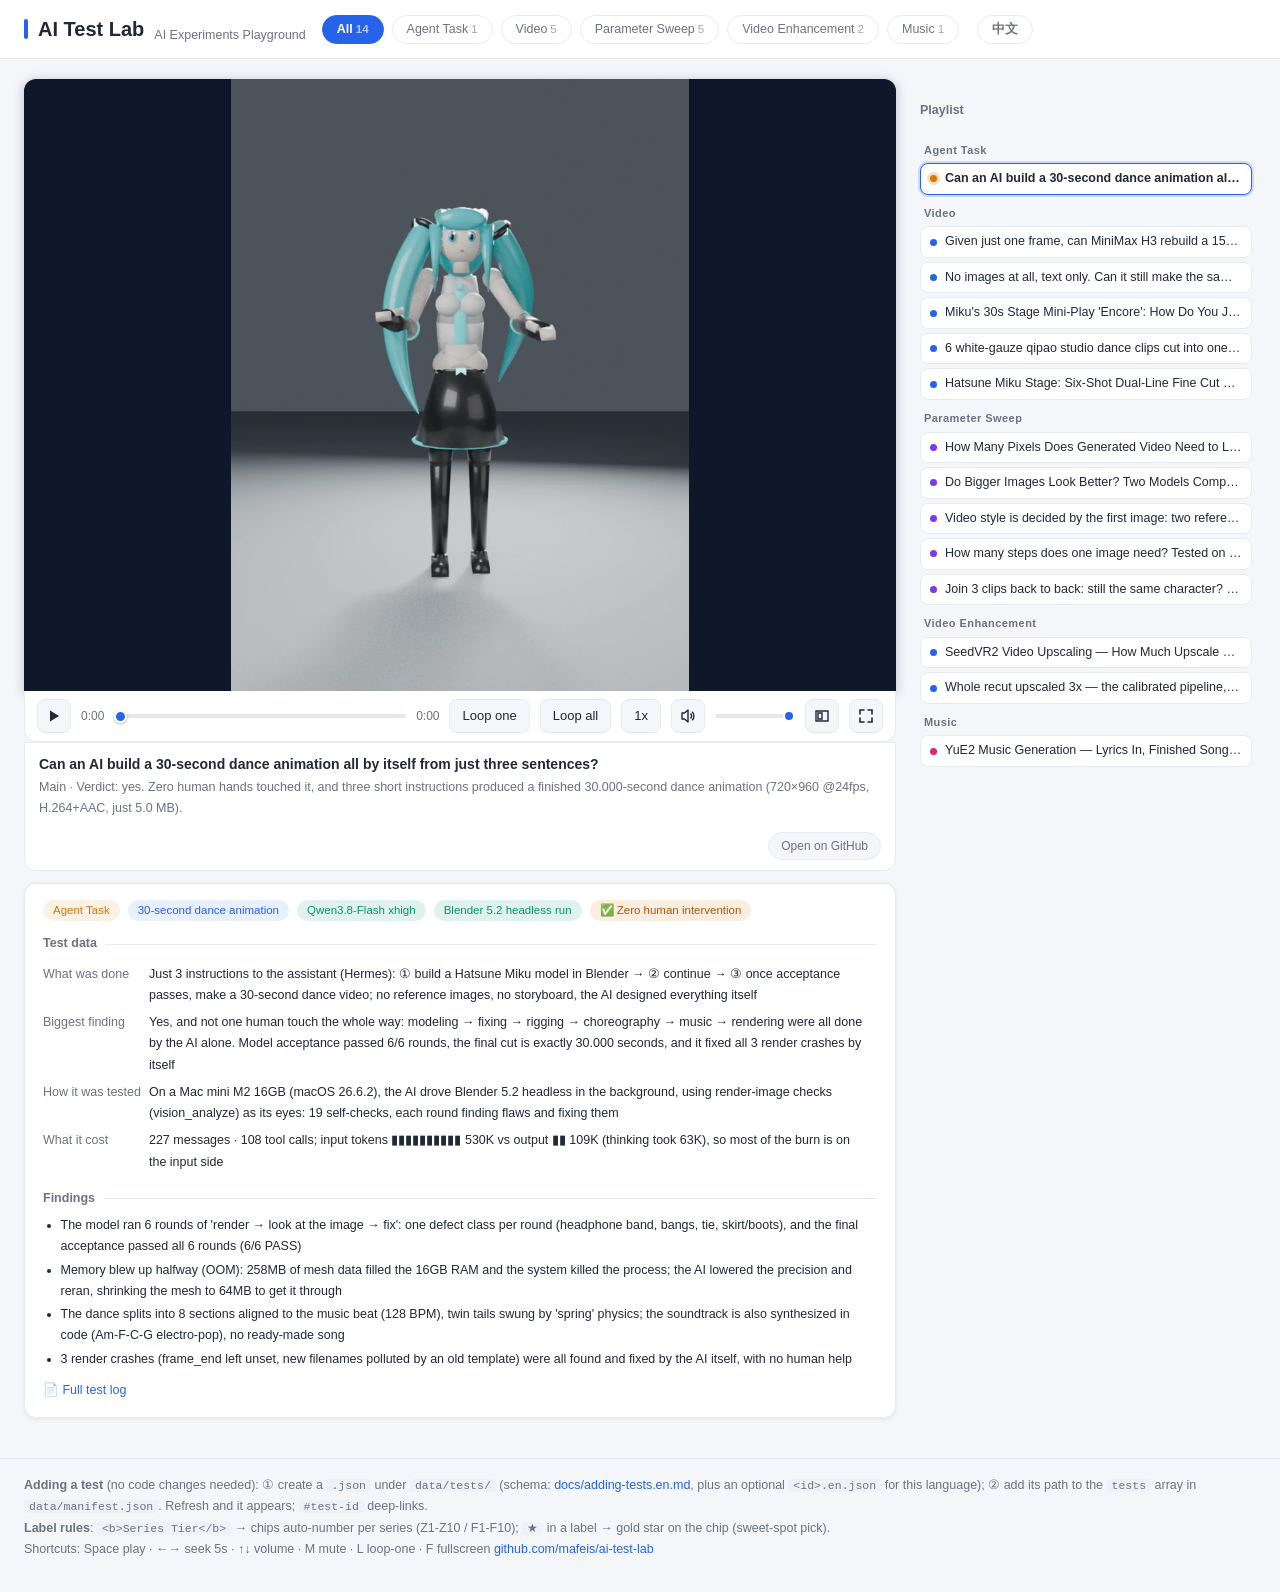
<file: index.html>
<!DOCTYPE html>
<html lang="zh-CN">
<head>
<meta charset="UTF-8">
<meta name="viewport" content="width=device-width, initial-scale=1.0">
<title>AI Test Lab · AI 效果测试场</title>
<link rel="stylesheet" href="assets/style.css?v=20261011b">
</head>
<body>
<header class="topbar">
  <div class="topbar-inner">
    <div class="brand">
      <h1>AI Test Lab</h1>
      <span class="brand-sub">AI 效果测试场</span>
    </div>
    <nav class="filters" id="filters" aria-label="分类筛选"></nav>
  </div>
</header>

<div class="layout">
  <!-- 左：共用大播放器（剧场） -->
  <section class="stage-wrap">
    <div class="stage" id="stage"></div>

    <!-- 自定义控制条 -->
    <div class="controls" id="controls" style="display:none">
      <button class="ctl-btn" id="c-play" title="播放/暂停（空格）" aria-label="播放或暂停">
        <svg class="ic-play" viewBox="0 0 16 16"><path d="M4 2.5v11l9-5.5z"/></svg>
        <svg class="ic-pause" viewBox="0 0 16 16" style="display:none"><path d="M3.5 2h3v12h-3zM9.5 2h3v12h-3z"/></svg>
      </button>
      <span class="c-time" id="c-cur">0:00</span>
      <div class="c-seek-wrap">
        <div class="c-buffer" id="c-buf" style="width:0%"></div>
        <input type="range" class="c-seek" id="c-seek" min="0" max="1000" value="0" step="1" aria-label="播放进度">
      </div>
      <span class="c-time dur" id="c-dur">0:00</span>
      <button class="ctl-btn wide" id="c-loop-one" title="单个循环（L）">单曲循环</button>
      <button class="ctl-btn wide" id="c-loop-all" title="列表循环">列表循环</button>
      <button class="ctl-btn rate" id="c-rate" title="播放速度">1x</button>
      <button class="ctl-btn" id="c-mute" title="静音（M）" aria-label="静音">
        <svg viewBox="0 0 16 16"><path d="M8 2 4.5 5H2v6h2.5L8 14zM10.5 5.5a3.5 3.5 0 0 1 0 5M12.2 3.8a6 6 0 0 1 0 8.4" fill="none" stroke="currentColor" stroke-width="1.4" stroke-linejoin="round"/></svg>
      </button>
      <input type="range" class="c-vol" id="c-vol" min="0" max="1000" value="1000" aria-label="音量">
      <button class="ctl-btn" id="c-pip" title="画中画" aria-label="画中画">
        <svg viewBox="0 0 16 16"><path d="M2 3h12v10H2zm2 2v6h4V5z" fill="none" stroke="currentColor" stroke-width="1.4"/></svg>
      </button>
      <button class="ctl-btn" id="c-full" title="全屏（F）" aria-label="全屏">
        <svg viewBox="0 0 16 16"><path d="M2 6V2h4M10 2h4v4M14 10v4h-4M6 14H2v-4" fill="none" stroke="currentColor" stroke-width="1.6" stroke-linecap="round"/></svg>
      </button>
    </div>

    <!-- 标题条 -->
    <div class="stage-bar" id="stagebar" style="display:none"></div>

    <!-- 详情 -->
    <div class="detail" id="detail" style="display:none"></div>
  </section>

  <!-- 右：播放列表（测试清单 + 多片段列表合一，独立滚动，不随页面滚） -->
  <aside class="sidebar">
    <div class="sidebar-head" id="sidebar-head">播放列表</div>
    <div class="testlist" id="testlist"></div>
    <div id="reelnav"></div>
  </aside>
</div>

<footer class="footer">
  <strong>新增测试</strong>（不用改任何代码）：
  ① 在 <code>data/tests/</code> 新建一个 <code>.json</code>（schema 见 <a href="https://github.com/mafeis/ai-test-lab/blob/main/docs/adding-tests.md" target="_blank" rel="noopener">docs/adding-tests.md</a>）；
  ② 在 <code>data/manifest.json</code> 的 <code>tests</code> 数组里加一行路径。
  刷新即见；URL 加 <code>#测试id</code> 可直达。
  <br>
  <strong>标注规则</strong>：label 写 <code>&lt;b&gt;系列名 档位&lt;/b&gt;</code> → 选集自动按系列编号（Z1-Z10 / F1-F10）；label 含 <code>★</code> → 选集方块亮金星（甜点档）。
  <br>
  快捷键：空格播放 · ←→ 快退快进 5s · ↑↓ 音量 · M 静音 · L 单曲循环 · F 全屏
  <a href="https://github.com/mafeis/ai-test-lab">github.com/mafeis/ai-test-lab</a>
</footer>

<script src="assets/app.js?v=20261011b"></script>
</body>
</html>
</file>
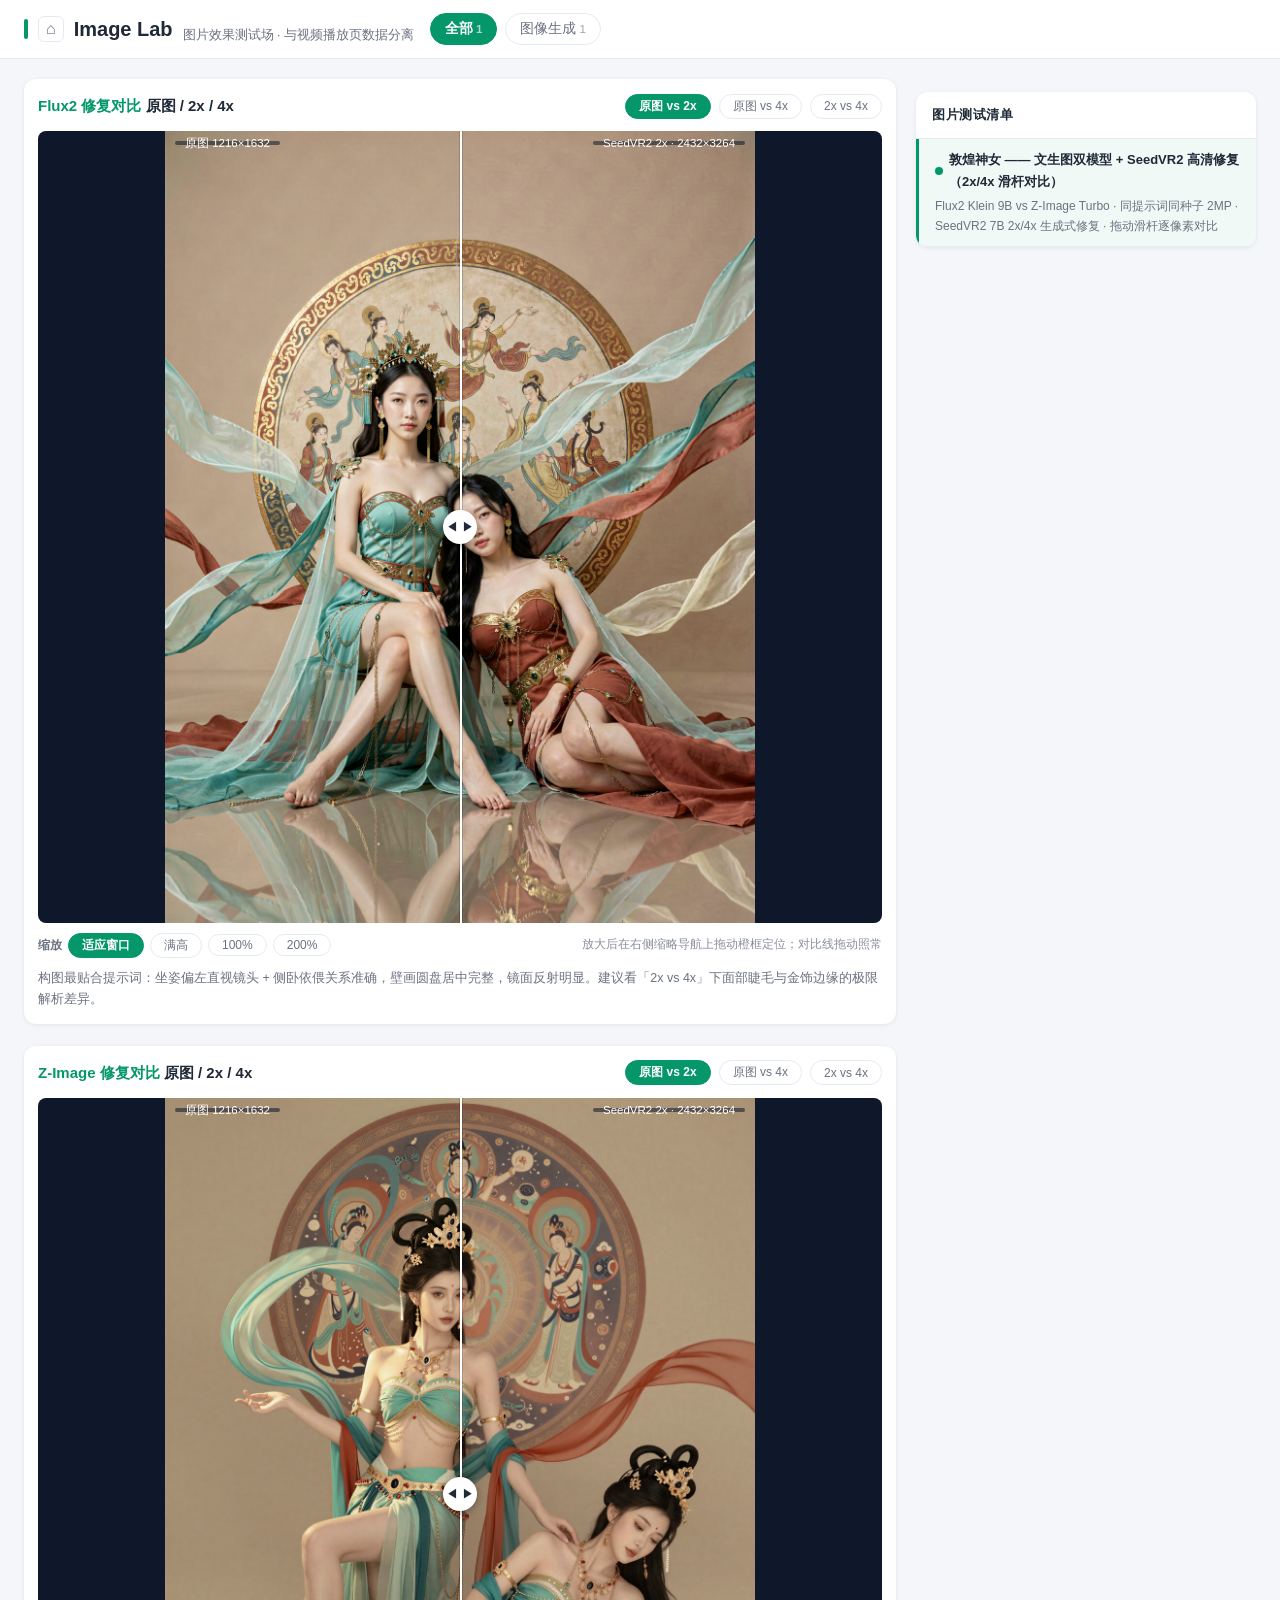
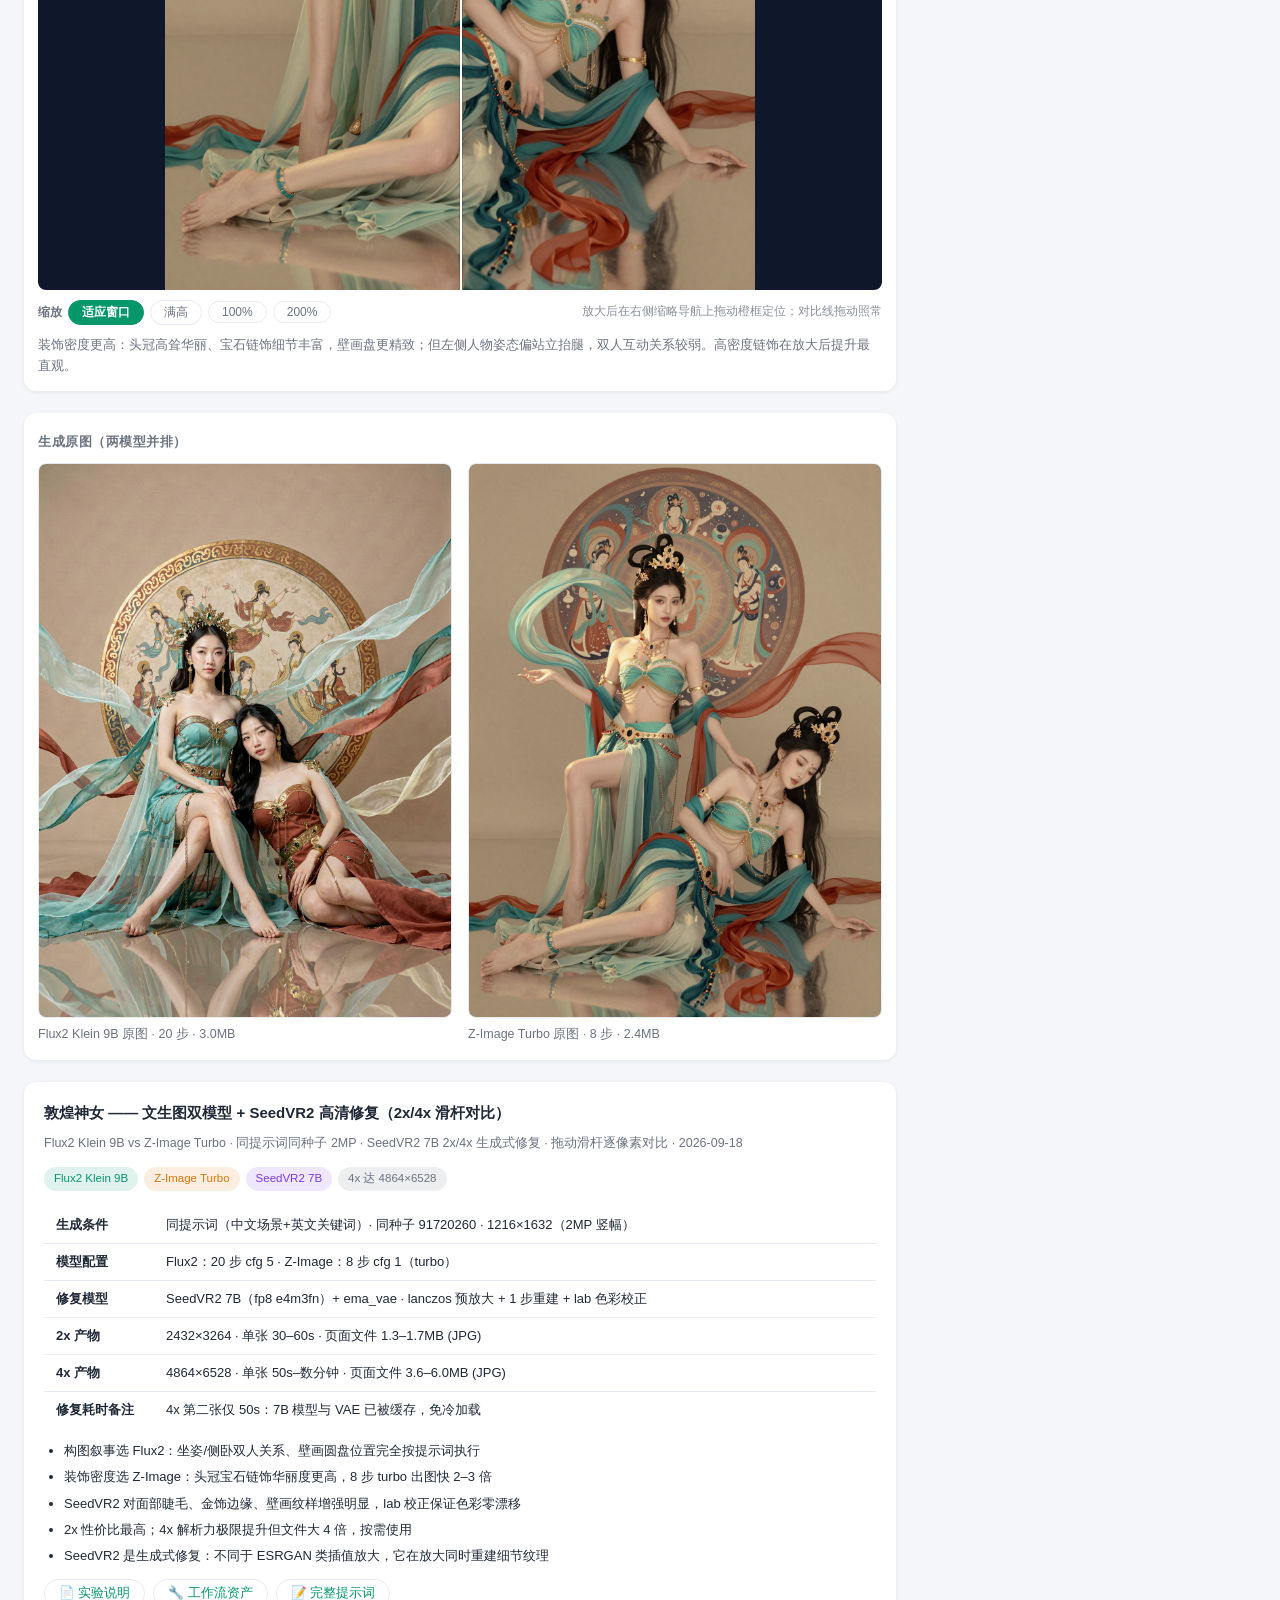
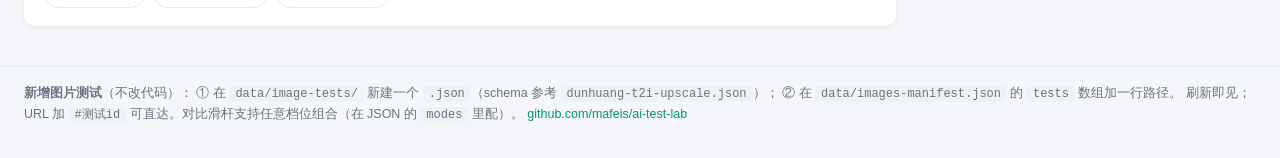
<file: gallery.html>
<!DOCTYPE html>
<html lang="zh-CN">
<head>
<meta charset="UTF-8">
<meta name="viewport" content="width=device-width, initial-scale=1.0">
<title>AI Image Lab · 图片效果测试场</title>
<link rel="stylesheet" href="assets/gallery.css?v=20260918k">
</head>
<body>
<header class="topbar">
  <div class="topbar-inner">
    <div class="brand">
      <h1><a href="index.html" class="back" title="返回视频播放页">⌂</a>Image Lab</h1>
      <span class="brand-sub">图片效果测试场 · 与视频播放页数据分离</span>
    </div>
    <nav class="filters" id="filters" aria-label="分类筛选"></nav>
  </div>
</header>

<div class="layout">
  <!-- 左：图片查看区 -->
  <section class="stage-wrap">
    <div id="viewer"></div>
    <div class="detail" id="detail" style="display:none"></div>
  </section>

  <!-- 右：图片测试清单 -->
  <aside class="sidebar">
    <div class="sidebar-head">图片测试清单</div>
    <div class="testlist" id="testlist"></div>
  </aside>
</div>

<footer class="footer">
  <strong>新增图片测试</strong>（不改代码）：
  ① 在 <code>data/image-tests/</code> 新建一个 <code>.json</code>（schema 参考 <code>dunhuang-t2i-upscale.json</code>）；
  ② 在 <code>data/images-manifest.json</code> 的 <code>tests</code> 数组加一行路径。
  刷新即见；URL 加 <code>#测试id</code> 可直达。对比滑杆支持任意档位组合（在 JSON 的 <code>modes</code> 里配）。
  <a href="https://github.com/mafeis/ai-test-lab">github.com/mafeis/ai-test-lab</a>
</footer>

<script src="assets/gallery.js?v=20260918k"></script>
</body>
</html>
</file>
<file: assets/style.css>
/* ============================================================
   AI Test Lab · 全部样式（剧场模式 v3）
   布局：左 = 大播放器（固定尺寸）· 右 = 播放列表（独立滚动）
   顶部分类 chips 全局筛选；视频 object-fit: contain 绝不拉伸
   ============================================================ */

:root {
  --bg: #f4f6fa;
  --card: #ffffff;
  --line: #e6eaf1;
  --txt: #1f2937;
  --dim: #6b7280;
  --accent: #2563eb;
  --stage: #0f172a;

  --c-video: #2563eb;
  --c-sweep: #7c3aed;
  --c-image: #059669;
  --c-agent: #d97706;
  --c-music: #db2777;

  --radius: 12px;
  --shadow: 0 1px 4px rgba(0,0,0,.08);
  --ctl-h: 34px;
  --topbar-h: 92px;   /* 顶栏估算高度，用于右侧列表视口高度计算 */
}

* { box-sizing: border-box; margin: 0; padding: 0; }

body {
  background: var(--bg);
  color: var(--txt);
  font-family: -apple-system, "Segoe UI", "Microsoft YaHei", "PingFang SC", sans-serif;
  font-size: 14px;
  line-height: 1.7;
}

/* ============ 布局：左播放器 + 右列表 ============ */

.layout {
  display: grid;
  grid-template-columns: 1fr 340px;
  gap: 20px;
  max-width: 1440px;
  margin: 0 auto;
  padding: 20px 24px 40px;
  align-items: start;
}

/* ============ 顶栏（全局分类筛选） ============ */

.topbar {
  position: sticky; top: 0; z-index: 30;
  background: rgba(255,255,255,.94);
  backdrop-filter: blur(8px);
  border-bottom: 1px solid var(--line);
}
.topbar-inner {
  max-width: 1440px; margin: 0 auto;
  display: flex; align-items: center; gap: 16px;
  padding: 12px 24px; flex-wrap: wrap;
}
.brand { display: flex; align-items: baseline; gap: 10px; flex: none; }
.brand h1 { font-size: 20px; font-weight: 700; display: flex; align-items: center; gap: 10px; }
.brand h1::before {
  content: ""; width: 4px; height: 20px;
  background: var(--accent); border-radius: 2px;
}
.brand-sub { font-size: 12.5px; color: var(--dim); }

.filters { display: flex; flex-wrap: wrap; gap: 8px; }
.chip {
  font-size: 12.5px; padding: 3px 14px;
  border-radius: 99px; border: 1px solid var(--line);
  background: var(--card); color: var(--dim);
  cursor: pointer; user-select: none; font: inherit; font-size: 12.5px;
  transition: all .15s ease;
}
.chip:hover { border-color: var(--accent); color: var(--accent); }
.chip.active { background: var(--accent); border-color: var(--accent); color: #fff; font-weight: 600; }
.chip .n { opacity: .65; font-size: 11.5px; margin-left: 3px; }
.lang-btn { margin-left: 10px; font-weight: 600; }

/* ============ 左侧：剧场 ============ */

.stage-wrap { min-width: 0; }

.stage {
  background: var(--stage);
  border-radius: var(--radius) var(--radius) 0 0;
  box-shadow: 0 2px 12px rgba(15,23,42,.25);
  overflow: hidden;
  display: flex; align-items: center; justify-content: center;
  /* 固定舞台：宽高锁定，不随视频内容变化 */
  height: min(68vh, 620px);
}
.stage video, .stage img {
  /* 保真核心：视频按原始宽高比完整显示，绝不拉伸不裁切 */
  max-width: 100%;
  max-height: 100%;
  width: auto; height: auto;
  object-fit: contain;
  display: block;
}
.stage .stage-hint { color: #64748b; font-size: 13px; padding: 40px; text-align: center; }
/* ---------- 音频舞台（YuE2 等音乐条目） ---------- */
.stage .stage-audio {
  display: flex; flex-direction: column; align-items: center;
  gap: 12px; width: min(640px, 92%); height: 100%;
  padding: 18px 22px 12px; text-align: center; overflow: hidden;
}
.stage .stage-audio-icon {
  font-size: 44px; line-height: 1; color: var(--c-music);
  text-shadow: 0 0 30px rgba(219, 39, 119, .45);
}
.stage .stage-audio-label { color: #cbd5e1; font-size: 14px; line-height: 1.6; }
.stage .stage-audio audio { width: 100%; flex: none; }
.stage .stage-audio-lyric {
  flex: 1 1 auto; min-height: 0; width: 100%;
  display: flex; flex-direction: column; text-align: left;
  border-top: 1px solid rgba(148, 163, 184, .18); padding-top: 10px;
}
.stage .stage-audio-lyric .lyric-head {
  color: #64748b; font-size: 12px; letter-spacing: .12em; margin-bottom: 6px; flex: none;
}
.stage .stage-audio-lyric .lyric-body {
  margin: 0; flex: 1 1 auto; min-height: 0; overflow-y: auto;
  color: #cbd5e1; font: 13px/1.9 ui-monospace, "SF Mono", Consolas, "Microsoft YaHei", monospace;
  white-space: pre-wrap; word-break: break-word; padding-right: 10px;
  scrollbar-width: thin; scrollbar-color: #334155 transparent;
}
.stage:fullscreen { height: 100vh; }
.stage:fullscreen video { max-height: 100vh; }

/* ---------- 自定义控制条 ---------- */

.controls {
  display: flex; align-items: center; gap: 10px;
  background: var(--card);
  border: 1px solid var(--line); border-top: none;
  border-radius: 0 0 var(--radius) var(--radius);
  padding: 8px 12px;
  flex-wrap: wrap;
}
.ctl-btn {
  width: var(--ctl-h); height: var(--ctl-h);
  display: inline-flex; align-items: center; justify-content: center;
  border: 1px solid var(--line); border-radius: 8px;
  background: var(--bg); color: var(--txt);
  cursor: pointer; flex: none;
  font: inherit; font-size: 13px;
  transition: border-color .15s ease, color .15s ease;
}
.ctl-btn:hover { border-color: var(--accent); color: var(--accent); }
.ctl-btn.active { border-color: var(--accent); color: var(--accent); background: rgba(37,99,235,.08); font-weight: 700; }
.ctl-btn svg { width: 16px; height: 16px; fill: currentColor; }
.ctl-btn.rate, .ctl-btn.wide { width: auto; padding: 0 12px; }

.c-time { font-size: 12px; color: var(--dim); font-variant-numeric: tabular-nums; flex: none; }

.c-seek-wrap { position: relative; flex: 1 1 160px; height: var(--ctl-h); display: flex; align-items: center; min-width: 120px; }
.c-buffer {
  position: absolute; left: 0; top: 50%; transform: translateY(-50%);
  height: 4px; border-radius: 2px;
  background: rgba(37,99,235,.25); pointer-events: none;
}
.c-seek {
  -webkit-appearance: none; appearance: none;
  width: 100%; height: 4px; border-radius: 2px;
  background: linear-gradient(to right, var(--accent) var(--fill, 0%), #e2e8f0 var(--fill, 0%));
  outline: none; cursor: pointer; position: relative; z-index: 1;
}
.c-seek::-webkit-slider-thumb {
  -webkit-appearance: none; appearance: none;
  width: 13px; height: 13px; border-radius: 50%;
  background: var(--accent); border: 2px solid #fff;
  box-shadow: 0 1px 3px rgba(0,0,0,.3);
}
.c-seek::-moz-range-thumb {
  width: 13px; height: 13px; border-radius: 50%;
  background: var(--accent); border: 2px solid #fff;
  box-shadow: 0 1px 3px rgba(0,0,0,.3);
}
.c-vol { -webkit-appearance: none; appearance: none; width: 80px; height: 4px; border-radius: 2px; background: #e2e8f0; outline: none; cursor: pointer; }
.c-vol::-webkit-slider-thumb {
  -webkit-appearance: none; appearance: none;
  width: 12px; height: 12px; border-radius: 50%;
  background: var(--accent); border: 2px solid #fff;
}
.c-vol::-moz-range-thumb { width: 12px; height: 12px; border-radius: 50%; background: var(--accent); border: 2px solid #fff; }

/* ---------- 倍速选择菜单（弹出面板，直接点选） ---------- */

#rate-menu {
  position: fixed;
  z-index: 100;
  background: var(--card);
  border: 1px solid var(--line);
  border-radius: 10px;
  box-shadow: 0 6px 24px rgba(15,23,42,.18);
  padding: 6px;
  display: none;
  grid-template-columns: repeat(5, 1fr);
  gap: 4px;
  min-width: 210px;
}
#rate-menu.open { display: grid; }
.rate-opt {
  font: inherit; font-size: 12.5px; font-variant-numeric: tabular-nums;
  padding: 6px 8px;
  border: 1px solid transparent;
  border-radius: 7px;
  background: none; color: var(--txt);
  cursor: pointer;
  transition: all .1s ease;
}
.rate-opt:hover { background: var(--bg); border-color: var(--line); }
.rate-opt.on {
  background: rgba(37,99,235,.1);
  border-color: var(--accent);
  color: var(--accent);
  font-weight: 700;
}

/* ---------- 标题条 / 详情 ---------- */

.stage-bar {
  display: flex; align-items: center; gap: 12px; flex-wrap: wrap;
  background: var(--card);
  border: 1px solid var(--line); border-top: none;
  border-radius: 0 0 var(--radius) var(--radius);
  padding: 10px 14px;
  margin-bottom: 12px;
}
.controls + .stage-bar { border-top: 1px solid var(--line); }
.st-title { font-size: 14px; font-weight: 700; }
.st-summary { font-size: 12.5px; color: var(--dim); }
.st-actions { margin-left: auto; }
.st-btn {
  font: inherit; font-size: 12px; padding: 3px 12px;
  border-radius: 99px; border: 1px solid var(--line);
  background: var(--bg); color: var(--dim); cursor: pointer;
}
.st-btn:hover { border-color: var(--accent); color: var(--accent); }

.detail {
  background: var(--card);
  border: 1px solid var(--line);
  border-radius: var(--radius);
  box-shadow: var(--shadow);
  padding: 16px 18px;
}
.d-head { display: flex; align-items: center; gap: 8px; flex-wrap: wrap; margin-bottom: 4px; }
.d-cat {
  font-size: 11.5px; padding: 1px 10px; border-radius: 99px;
  color: var(--cat-color, var(--accent));
  background: color-mix(in srgb, var(--cat-color, var(--accent)) 10%, transparent);
}
.badge { font-size: 11.5px; padding: 1px 10px; border-radius: 99px; background: rgba(37,99,235,.10); color: var(--accent); }
.badge.green { background: rgba(5,150,105,.12); color: #059669; }
.badge.amber { background: rgba(217,119,6,.12); color: #b45309; }
.badge.gray  { background: rgba(107,114,128,.12); color: #4b5563; }
.badge.purple{ background: rgba(124,58,237,.12); color: #7c3aed; }

.d-section { margin-top: 12px; font-size: 13px; }
.d-label {
  font-size: 12.5px; font-weight: 700; color: var(--dim);
  margin-bottom: 6px; display: flex; align-items: center; gap: 8px;
}
.d-label::after { content: ""; flex: 1; height: 1px; background: var(--line); }
.detail table { width: 100%; border-collapse: collapse; }
.detail td { vertical-align: top; padding: 3px 8px 3px 0; font-size: 12.5px; }
.detail td.k { color: var(--dim); white-space: nowrap; width: 5.5em; }
.detail ul { margin: 0 0 0 1.4em; font-size: 12.5px; }
.detail li { margin: 2px 0; }
.links { margin-top: 10px; display: flex; flex-wrap: wrap; gap: 12px; font-size: 12.5px; }
.links a { color: var(--accent); text-decoration: none; }

/* ============ 右侧：播放列表（测试 + 片段合一，独立滚动） ============ */

.sidebar {
  min-width: 0;
  position: sticky; top: calc(var(--topbar-h) + 8px);
  display: flex; flex-direction: column;
  max-height: calc(100vh - var(--topbar-h) - 28px);
  overflow-y: auto;                 /* 整栏唯一滚动容器，消除双滚动条 */
  scrollbar-width: thin;
}
.sidebar-head {
  font-size: 12.5px; font-weight: 700; color: var(--dim);
  margin-bottom: 10px; padding-left: 4px; flex: none;
  position: sticky; top: 0;         /* 滚动时标题钉在栏顶 */
  background: var(--bg);
  z-index: 1;
}
.testlist {
  display: flex; flex-direction: column; gap: 4px;
  padding: 4px 4px 6px;
  flex: none;                       /* 不再内部滚动，跟随整栏滚动 */
}
.list-group-label {
  font-size: 11px; font-weight: 700; color: var(--dim);
  padding: 5px 4px 0;
  letter-spacing: .04em;
}
.testitem {
  display: flex; gap: 8px; align-items: center;
  background: var(--card);
  border: 1px solid var(--line);
  border-radius: 8px;
  padding: 6px 9px;
  cursor: pointer;
  transition: border-color .15s ease, box-shadow .15s ease;
  text-align: left; width: 100%;
  font: inherit; color: inherit;
}
.testitem:hover { border-color: var(--accent); }
.testitem.active { border-color: var(--accent); box-shadow: 0 0 0 2px rgba(37,99,235,.18); }
.ti-dot {
  width: 7px; height: 7px; flex: none;
  border-radius: 50%;
  background: var(--cat-color, var(--accent));
}
.testitem.active .ti-dot { box-shadow: 0 0 0 3px color-mix(in srgb, var(--cat-color, var(--accent)) 25%, transparent); }
.testitem .ti-text { min-width: 0; }
.testitem .ti-title {
  font-size: 12.5px; font-weight: 500; line-height: 1.4;
  white-space: nowrap; overflow: hidden; text-overflow: ellipsis;
}
.testitem.active .ti-title { font-weight: 700; }

/* ---------- 测试内的片段播放列表 ---------- */

#reelnav { flex: none; margin-top: 12px; }
.playlist {
  background: var(--card);
  border: 1px solid var(--line);
  border-radius: var(--radius);
  box-shadow: var(--shadow);
  overflow: hidden;
}
.pl-head {
  padding: 8px 12px;
  font-size: 12px; font-weight: 700;
  border-bottom: 1px solid var(--line);
  background: #f8fafc;
  display: flex; align-items: center; gap: 8px; flex-wrap: wrap;
}
.pl-hint { font-weight: 400; font-size: 11px; color: var(--dim); }
/* ---------- 片段选集（紧凑方块，像视频网站的"选集"） ---------- */

.pl-grid {
  display: grid;
  grid-template-columns: repeat(auto-fill, minmax(34px, 1fr));
  gap: 6px;
  padding: 10px 12px;
}
.pl-break {
  grid-column: 1 / -1;        /* 系列切换：独占一行强制换行 */
  height: 1px;
  margin: 3px 0;
  background: var(--line);
}
.pl-chip {
  height: 34px;
  display: inline-flex; align-items: center; justify-content: center;
  border: 1px solid var(--line);
  border-radius: 8px;
  background: var(--bg);
  color: var(--dim);
  font: inherit; font-size: 12.5px; font-variant-numeric: tabular-nums;
  cursor: pointer;
  transition: all .12s ease;
}
.pl-chip:hover { border-color: var(--accent); color: var(--accent); }
.pl-chip.active {
  background: var(--accent);
  border-color: var(--accent);
  color: #fff;
  font-weight: 700;
  box-shadow: 0 2px 6px rgba(37,99,235,.35);
}
.pl-eq { width: 14px; height: 14px; }

/* ★ 甜点档位：金色角标，一眼定位 */
.pl-chip.starred {
  position: relative;
  border-color: #f59e0b;
}
.pl-chip.starred:hover { border-color: #d97706; color: #b45309; }
.pl-chip.starred.active { border-color: #f59e0b; box-shadow: 0 2px 6px rgba(245,158,11,.4); }
.pl-star {
  position: absolute; top: -5px; right: -4px;
  font-size: 10px; line-height: 1;
  color: #f59e0b;
  text-shadow: 0 1px 2px rgba(255,255,255,.8);
  pointer-events: none;
}

/* ============ 页脚 / 空状态 ============ */

.footer {
  max-width: 1440px; margin: 0 auto;
  padding: 16px 24px 32px;
  border-top: 1px solid var(--line);
  font-size: 12.5px; color: var(--dim);
}
.footer a { color: var(--accent); text-decoration: none; }
.footer code { background: #eef1f6; border-radius: 4px; padding: 0 5px; font-size: 11.5px; }

.empty {
  text-align: center; color: var(--dim);
  padding: 32px 0; border: 1px dashed var(--line); border-radius: var(--radius);
}

/* ============ 移动端 ============ */

@media (max-width: 960px) {
  .layout { grid-template-columns: 1fr; padding: 12px 12px 32px; gap: 14px; }

  /* 移动端：先播放器后列表，恢复自然文档流 */
  .sidebar { position: static; max-height: none; overflow-y: visible; }
  .stage-wrap { order: -1; }
  .sidebar-head { position: static; }

  .testlist {
    flex-direction: row;
    overflow-x: auto;
    max-height: none;
    padding-bottom: 8px;
    scrollbar-width: none;
  }
  .testlist::-webkit-scrollbar { display: none; }
  .testitem { flex: none; width: 210px; }
  .list-group-label { display: none; }
  .sidebar-head { display: none; }

  .stage { height: min(52vh, 440px); }

  /* 控制条压缩：音量滑杆隐藏（用系统音量键），进度条独占一行 */
  .c-vol, .c-time.dur { display: none; }
  .controls { gap: 6px; padding: 6px 8px; }
  .ctl-btn { width: 38px; height: 38px; }      /* 触控热区 ≥ 38px */
  .ctl-btn.rate, .ctl-btn.wide { padding: 0 9px; }
  .c-seek-wrap { flex: 1 1 100%; order: -1; margin-bottom: 2px; }

  /* 片段选集：移动端方块加大触控热区 */
  .pl-chip { height: 40px; }
}

@media (hover: none) {
  .chip, .st-btn { padding-top: 5px; padding-bottom: 5px; }
}

@media print {
  .topbar, .footer, .sidebar, .controls { display: none; }
  .layout { grid-template-columns: 1fr; }
}
</file>
<file: assets/gallery.css>
/* ============================================================
   AI Image Lab · 图片测试页独立样式
   与视频播放页（assets/style.css）完全分离，视觉语言保持一致
   ============================================================ */

:root {
  --bg: #f4f6fa;
  --card: #ffffff;
  --line: #e6eaf1;
  --txt: #1f2937;
  --dim: #6b7280;
  --accent: #059669;      /* 图像生成 · 与播放页 --c-image 一致 */
  --c-image: #059669;
  --c-sweep: #7c3aed;
  --c-video: #2563eb;
  --c-agent: #d97706;
  --stage: #0f172a;
  --radius: 12px;
  --shadow: 0 1px 4px rgba(0,0,0,.08);
}

* { box-sizing: border-box; margin: 0; padding: 0; }

body {
  background: var(--bg);
  color: var(--txt);
  font-family: -apple-system, "Segoe UI", "Microsoft YaHei", "PingFang SC", sans-serif;
  font-size: 14px;
  line-height: 1.7;
}

/* ============ 顶栏 ============ */
.topbar {
  position: sticky; top: 0; z-index: 30;
  background: rgba(255,255,255,.94);
  backdrop-filter: blur(8px);
  border-bottom: 1px solid var(--line);
}
.topbar-inner {
  max-width: 1440px; margin: 0 auto;
  display: flex; align-items: center; gap: 16px;
  padding: 12px 24px; flex-wrap: wrap;
}
.brand { display: flex; align-items: baseline; gap: 10px; flex: none; }
.brand h1 { font-size: 20px; font-weight: 700; display: flex; align-items: center; gap: 10px; }
.brand h1::before {
  content: ""; width: 4px; height: 20px;
  background: var(--accent); border-radius: 2px;
}
.brand .back {
  text-decoration: none; color: var(--dim); font-size: 16px;
  border: 1px solid var(--line); border-radius: 6px;
  padding: 0 7px; line-height: 1.5; transition: all .15s;
}
.brand .back:hover { border-color: var(--accent); color: var(--accent); }
.brand-sub { font-size: 12.5px; color: var(--dim); }

.filters { display: flex; flex-wrap: wrap; gap: 8px; }
.chip {
  font-size: 12.5px; padding: 3px 14px;
  border-radius: 99px; border: 1px solid var(--line);
  background: var(--card); color: var(--dim);
  cursor: pointer; user-select: none; font: inherit;
  transition: all .15s ease;
}
.chip:hover { border-color: var(--accent); color: var(--accent); }
.chip.active { background: var(--accent); border-color: var(--accent); color: #fff; font-weight: 600; }
.chip .n { opacity: .65; font-size: 11.5px; margin-left: 3px; }

/* ============ 布局：左查看区 + 右清单 ============ */
.layout {
  display: grid;
  grid-template-columns: 1fr 340px;
  gap: 20px;
  max-width: 1440px;
  margin: 0 auto;
  padding: 20px 24px 40px;
  align-items: start;
}
.stage-wrap { min-width: 0; }

/* ============ 对比卡片 ============ */
.cmp-card {
  background: var(--card); border-radius: var(--radius);
  box-shadow: var(--shadow); padding: 14px; margin-bottom: 22px;
}
.cmp-head {
  display: flex; align-items: center; justify-content: space-between;
  flex-wrap: wrap; gap: 8px; margin-bottom: 12px;
}
.cmp-title { font-size: 15px; font-weight: 700; }
.cmp-title b { color: var(--accent); }

.modes { display: flex; flex-wrap: wrap; gap: 8px; }
.mode-btn {
  font-size: 12px; font-family: inherit; cursor: pointer;
  border: 1px solid var(--line); background: #fff; color: var(--dim);
  border-radius: 99px; padding: 3px 13px; transition: all .15s;
}
.mode-btn:hover { border-color: var(--accent); color: var(--accent); }
.mode-btn.active { background: var(--accent); border-color: var(--accent); color: #fff; font-weight: 600; }

/* 对比滑杆：clip-path 裁切右侧图层，图片本身不动；支持超窗缩放（容器滚动） */
.cmp {
  position: relative; overflow: auto; border-radius: 8px;
  background: var(--stage);
  user-select: none; -webkit-user-select: none;
  touch-action: pan-x pan-y; cursor: ew-resize;
  display: flex; align-items: flex-start; justify-content: flex-start;
  max-height: min(88vh, 980px);
}
.cmp img {
  display: block; max-width: none; max-height: none;
  width: auto; height: auto;
  pointer-events: none; -webkit-user-drag: none;
}
/* fit 模式：图片受容器约束 */
.cmp.fit img { max-width: 100%; max-height: min(88vh, 980px); width: auto; height: auto; }
.cmp.fit { align-items: center; justify-content: center; }
.cmp.full-h img { max-height: min(88vh, 980px); width: auto; height: auto; }
.cmp .after { position: absolute; inset: 0; display: flex; align-items: center; justify-content: center; }
.cmp .after img { position: static; max-width: 100%; max-height: 100%; }

/* 滑杆层元素跟随舞台实际内容区：用 wrapper 包一层与图片同尺寸的定位容器 */
.cmp .cmp-inner { position: relative; display: inline-block; line-height: 0; }
.cmp .cmp-inner .after,
.cmp .cmp-inner .divider,
.cmp .cmp-inner .handle,
.cmp .cmp-inner .tag { position: absolute; }

.cmp .divider {
  top: 0; bottom: 0; width: 2px;
  background: #fff; box-shadow: 0 0 0 1px rgba(0,0,0,.15);
  left: 50%; pointer-events: none;
}
.cmp .handle {
  top: 50%; left: 50%; transform: translate(-50%, -50%);
  width: 34px; height: 34px; border-radius: 50%;
  background: #fff; box-shadow: 0 2px 8px rgba(0,0,0,.35);
  display: flex; align-items: center; justify-content: center;
  font-size: 12px; color: var(--txt); pointer-events: none;
}
.tag {
  top: 10px; font-size: 11.5px; color: #fff;
  background: rgba(15,23,42,.55); border-radius: 99px; padding: 2px 10px;
  pointer-events: none; backdrop-filter: blur(2px); white-space: nowrap;
}
.tag.l { left: 10px; } .tag.r { right: 10px; }
.cmp .loading {
  position: absolute; inset: 0; display: none; align-items: center; justify-content: center;
  background: rgba(15,23,42,.45); font-size: 12.5px; color: #fff; z-index: 5; pointer-events: none;
  border-radius: 8px;
}
.cmp .loading.show { display: flex; }
/* fit 模式用 margin:auto 居中，避免 flex center 在溢出时裁掉顶部 */
.cmp.fit .cmp-inner { margin: auto; }

.hint { font-size: 12.5px; color: var(--dim); margin-top: 10px; }

/* 缩放条 */
.cmp-foot {
  display: flex; align-items: center; justify-content: space-between;
  flex-wrap: wrap; gap: 8px; margin-top: 10px;
}
.zoom-bar { display: flex; align-items: center; gap: 6px; flex-wrap: wrap; }
.zoom-label { font-size: 12px; color: var(--dim); font-weight: 600; }
.zoom-tip { font-size: 11.5px; color: var(--dim); opacity: .8; }

/* 全局缩略图导航：钉在屏幕右侧中部，自动跟随当前可见的图 */
#imgminimap {
  position: fixed; right: 14px; top: 50%; transform: translateY(-50%);
  z-index: 60; display: none;
  background: rgba(15,23,42,.62); border-radius: 10px;
  padding: 8px; backdrop-filter: blur(3px);
  box-shadow: 0 2px 10px rgba(0,0,0,.35);
}
#imgminimap .minimap-title {
  font-size: 11px; color: rgba(255,255,255,.75); text-align: center;
  margin-bottom: 5px; letter-spacing: 1px;
}
#imgminimap .minimap-viewport {
  position: relative; width: 120px; height: 160px;
  cursor: crosshair; overflow: hidden; border-radius: 5px;
}
#imgminimap .minimap-img {
  width: 100%; height: 100%; object-fit: contain;
  display: block; opacity: .85; pointer-events: none; -webkit-user-drag: none;
}
#imgminimap .minimap-rect {
  position: absolute; border: 1.5px solid #f59e0b;
  background: rgba(245,158,11,.18);
  box-shadow: 0 0 0 1px rgba(0,0,0,.3);
  pointer-events: none;
}

@media (max-width: 960px) {
  #imgminimap { display: none !important; }
}

/* ============ 单图并排 ============ */
.singles { display: grid; grid-template-columns: 1fr 1fr; gap: 16px; }
.singles figure { margin: 0; }
.singles img {
  width: 100%; display: block; border-radius: 8px;
  border: 1px solid var(--line); background: var(--stage);
}
.singles figcaption { font-size: 12.5px; color: var(--dim); margin-top: 6px; }
.sec-title { font-size: 13px; font-weight: 700; color: var(--dim); margin: 4px 0 10px; letter-spacing: .5px; }

/* ============ 详情面板 ============ */
.detail {
  background: var(--card); border-radius: var(--radius);
  box-shadow: var(--shadow); padding: 18px 20px; margin-top: 22px;
}
.detail h3 { font-size: 15px; margin-bottom: 8px; }
.detail .d-summary { font-size: 12.5px; color: var(--dim); margin-bottom: 12px; }
.tags { margin-bottom: 12px; }
.badge {
  display: inline-block; font-size: 11.5px; border-radius: 99px;
  padding: 2px 10px; margin: 0 6px 4px 0;
}
.badge.green  { background: rgba(5,150,105,.12);  color: var(--c-image); }
.badge.amber  { background: rgba(217,119,6,.12);  color: var(--c-agent); }
.badge.purple { background: rgba(124,58,237,.12); color: var(--c-sweep); }
.badge.blue   { background: rgba(37,99,235,.12);  color: var(--c-video); }
.badge.gray   { background: rgba(107,114,128,.12); color: var(--dim); }

.detail table { width: 100%; border-collapse: collapse; font-size: 13px; margin-bottom: 12px; }
.detail th {
  background: #f1f5f9; text-align: left; padding: 7px 12px;
  font-weight: 600; border-bottom: 1px solid var(--line); white-space: nowrap;
}
.detail td { padding: 7px 12px; border-bottom: 1px solid var(--line); vertical-align: top; }
.detail tr:last-child td { border-bottom: none; }
.detail td:first-child { white-space: nowrap; font-weight: 600; width: 110px; }

.findings { margin: 0 0 12px; padding-left: 20px; font-size: 13px; }
.findings li { margin-bottom: 4px; }

.links { display: flex; flex-wrap: wrap; gap: 8px; }
.links a {
  font-size: 12.5px; text-decoration: none;
  border: 1px solid var(--line); border-radius: 99px; padding: 3px 14px;
  color: var(--accent); transition: all .15s;
}
.links a:hover { border-color: var(--accent); background: rgba(5,150,105,.06); }

/* ============ 右侧清单 ============ */
.sidebar {
  position: sticky; top: 92px;
  max-height: calc(100vh - 112px);
  overflow-y: auto;
  background: var(--card); border-radius: var(--radius);
  box-shadow: var(--shadow);
}
.sidebar-head {
  font-size: 13px; font-weight: 700; padding: 12px 16px;
  border-bottom: 1px solid var(--line); letter-spacing: .5px;
}
.test-row {
  padding: 10px 16px; border-bottom: 1px solid var(--line);
  cursor: pointer; transition: background .15s;
  border-left: 3px solid transparent;
}
.test-row:hover { background: #f8fafc; }
.test-row.active { background: rgba(5,150,105,.06); border-left-color: var(--accent); }
.test-row .t-title { font-size: 13px; font-weight: 600; display: flex; align-items: center; gap: 6px; }
.test-row .t-dot { width: 8px; height: 8px; border-radius: 50%; flex: none; }
.test-row .t-sum {
  font-size: 12px; color: var(--dim); margin-top: 2px;
  display: -webkit-box; -webkit-line-clamp: 2; -webkit-box-orient: vertical; overflow: hidden;
}

/* ============ 页脚 ============ */
.footer {
  max-width: 1440px; margin: 0 auto;
  padding: 16px 24px 32px; font-size: 12.5px; color: var(--dim);
  border-top: 1px solid var(--line);
}
.footer code { background: #eef2f7; border-radius: 4px; padding: 1px 6px; font-family: Consolas, monospace; font-size: 12px; }
.footer a { color: var(--accent); text-decoration: none; }

/* ============ 响应式 ============ */
@media (max-width: 960px) {
  .layout { grid-template-columns: 1fr; }
  .sidebar { position: static; max-height: none; }
  .singles { grid-template-columns: 1fr; }
  .cmp { max-height: none; }
  .cmp img { max-height: none; }
}
</file>
